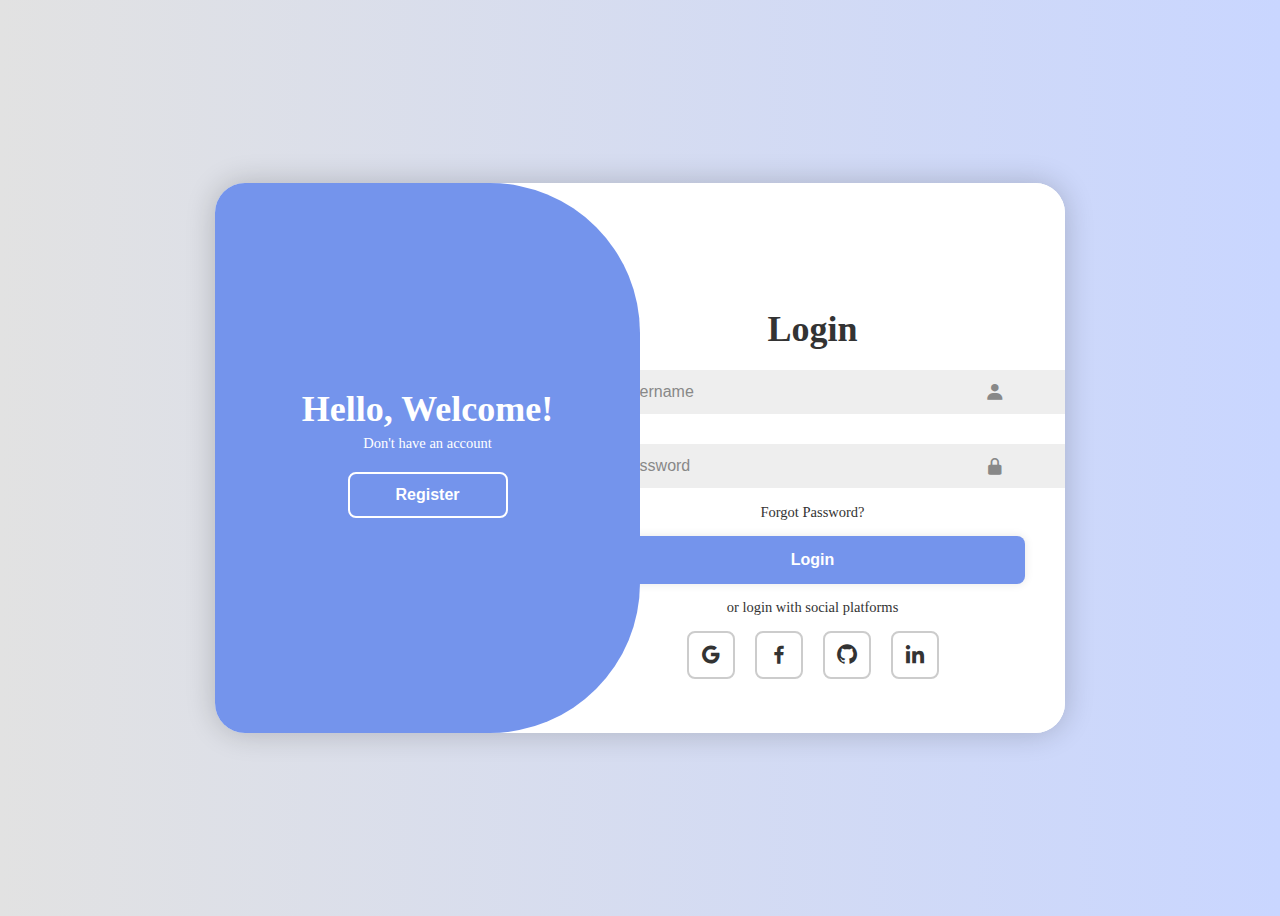
<file: index.html>
<!DOCTYPE html>
<html lang="en">
<head>
    <meta charset="UTF-8">
    <meta name="viewport" content="width=device-width, initial-scale=1.0">
    <title>Login & Register Form</title>
    <link rel="stylesheet" href="style2.css">
    <link href='https://unpkg.com/boxicons@2.1.4/css/boxicons.min.css' rel='stylesheet'>
</head>
<body>
    <div class="container">
        <div class="form-box login">
            <form action="">
                <h1>Login</h1>
                <div class="input-box">
                    <input type="text" placeholder="Username" required>
                    <i class='bx bxs-user'></i>
                </div>
                <div class="input-box">
                    <input type="password" placeholder="Password" required>
                    <i class='bx bxs-lock-alt'></i>
                </div>
                <div class="forgot-link">
                    <a href="forgot_pass.html">Forgot Password?</a>
                </div>
                <button type="submit" class="btn">Login</button>
                <p>or login with social platforms</p>
                <div class="social-icons">
                    <a href="#"><i class='bx bxl-google'></i></a>
                    <a href="#"><i class='bx bxl-facebook'></i></a>
                    <a href="#"><i class='bx bxl-github'></i></a>
                    <a href="#"><i class='bx bxl-linkedin'></i></a>
                </div>
            </form>
        </div>

        <div class="form-box register">
            <form action="">
                <h1>Registration</h1>
                <div class="input-box">
                    <input type="text" placeholder="Username" required>
                    <i class='bx bxs-user'></i>
                </div>
                <div class="input-box">
                    <input type="email" placeholder="Email" required>
                    <i class='bx bxs-envelope'></i>
                </div>
                <div class="input-box">
                    <input type="password" placeholder="Password" required>
                    <i class='bx bxs-lock-alt'></i>
                </div>
                <div class="input-box">
                    <select required>
                        <option value="" disabled selected>Select Role</option>
                        <option value="patient">Patient</option>
                        <option value="doctor">Doctor</option>
                    </select>
                    <i class='bx bxs-user-detail'></i>
                </div>
                <button type="submit" class="btn">Register</button>
                <p>or register with social platforms</p>
                <div class="social-icons">
                    <a href="#"><i class='bx bxl-google'></i></a>
                    <a href="#"><i class='bx bxl-facebook'></i></a>
                    <a href="#"><i class='bx bxl-github'></i></a>
                    <a href="#"><i class='bx bxl-linkedin'></i></a>
                </div>
            </form>
        </div>

        <div class="toggle-box">
            <div class="toggle-panel toggle-left">
                <h1>Hello, Welcome!</h1>
                <p>Don't have an account</p>
                <button class="btn register-btn">Register</button>
            </div>
            <div class="toggle-panel toggle-right">
                <h1>Welcome Back!</h1>
                <p>Already have an account</p>
                <button class="btn login-btn">Login</button>
            </div>
        </div>
    </div>

    <script src="script.js"></script>
</body>
</html>
</file>
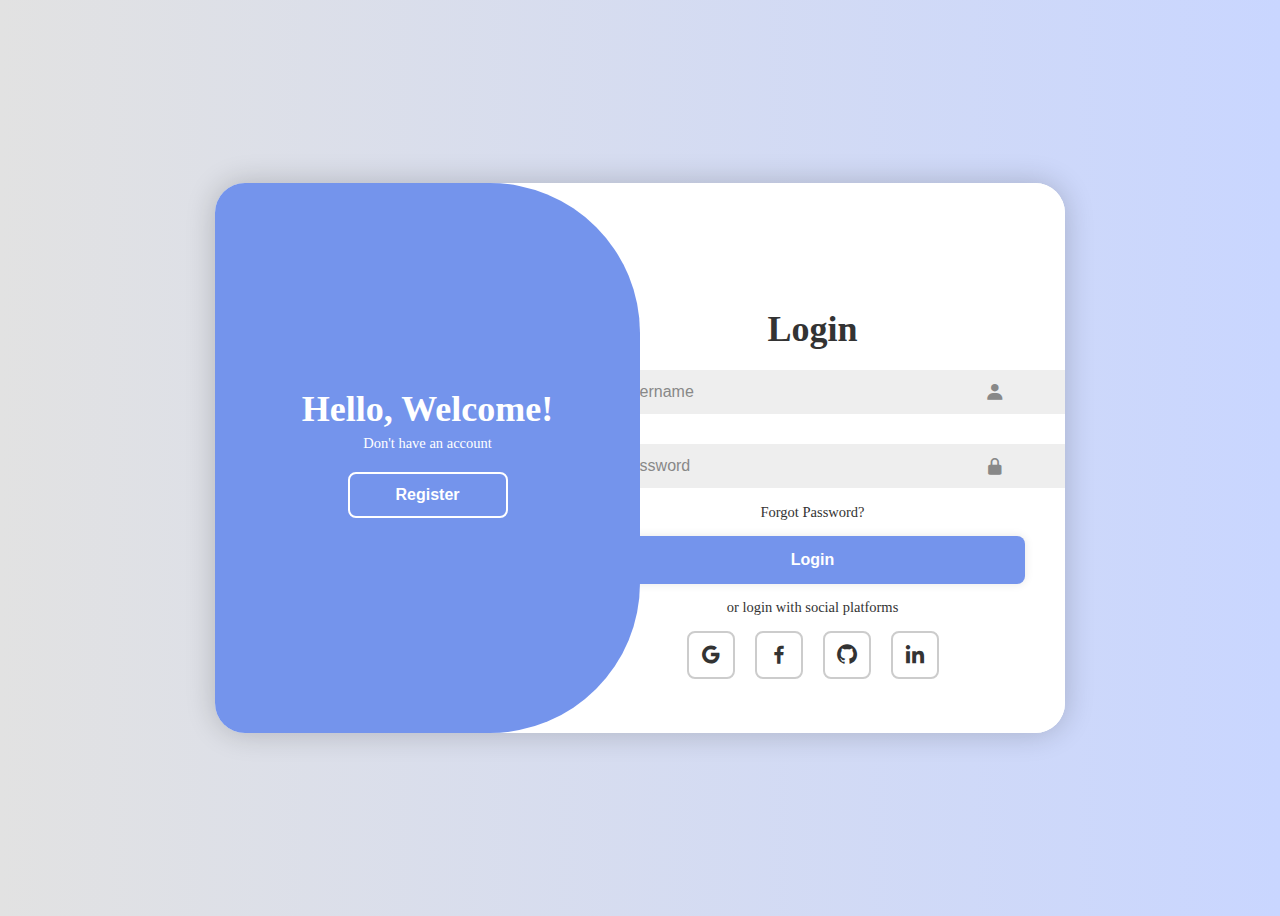
<file: index.html.html>
<!DOCTYPE html>
<html lang="en">
<head>
    <meta charset="UTF-8">
    <meta name="viewport" content="width=device-width, initial-scale=1.0">
    <title>Login & Register Form</title>
    <link rel="stylesheet" href="style2.css">
    <link href='https://unpkg.com/boxicons@2.1.4/css/boxicons.min.css' rel='stylesheet'>
</head>
<body>
    <div class="container">
        <div class="form-box login">
            <form action="">
                <h1>Login</h1>
                <div class="input-box">
                    <input type="text" placeholder="Username" required>
                    <i class='bx bxs-user'></i>
                </div>
                <div class="input-box">
                    <input type="password" placeholder="Password" required>
                    <i class='bx bxs-lock-alt'></i>
                </div>
                <div class="forgot-link">
                    <a href="forgot_pass.html">Forgot Password?</a>
                </div>
                <button type="submit" class="btn">Login</button>
                <p>or login with social platforms</p>
                <div class="social-icons">
                    <a href="#"><i class='bx bxl-google'></i></a>
                    <a href="#"><i class='bx bxl-facebook'></i></a>
                    <a href="#"><i class='bx bxl-github'></i></a>
                    <a href="#"><i class='bx bxl-linkedin'></i></a>
                </div>
            </form>
        </div>

        <div class="form-box register">
            <form action="">
                <h1>Registration</h1>
                <div class="input-box">
                    <input type="text" placeholder="Username" required>
                    <i class='bx bxs-user'></i>
                </div>
                <div class="input-box">
                    <input type="email" placeholder="Email" required>
                    <i class='bx bxs-envelope'></i>
                </div>
                <div class="input-box">
                    <input type="password" placeholder="Password" required>
                    <i class='bx bxs-lock-alt'></i>
                </div>
                <div class="input-box">
                    <select required>
                        <option value="" disabled selected>Select Role</option>
                        <option value="patient">Patient</option>
                        <option value="doctor">Doctor</option>
                    </select>
                    <i class='bx bxs-user-detail'></i>
                </div>
                <button type="submit" class="btn">Register</button>
                <p>or register with social platforms</p>
                <div class="social-icons">
                    <a href="#"><i class='bx bxl-google'></i></a>
                    <a href="#"><i class='bx bxl-facebook'></i></a>
                    <a href="#"><i class='bx bxl-github'></i></a>
                    <a href="#"><i class='bx bxl-linkedin'></i></a>
                </div>
            </form>
        </div>

        <div class="toggle-box">
            <div class="toggle-panel toggle-left">
                <h1>Hello, Welcome!</h1>
                <p>Don't have an account</p>
                <button class="btn register-btn">Register</button>
            </div>
            <div class="toggle-panel toggle-right">
                <h1>Welcome Back!</h1>
                <p>Already have an account</p>
                <button class="btn login-btn">Login</button>
            </div>
        </div>
    </div>

    <script src="script.js"></script>
</body>
</html>
</file>
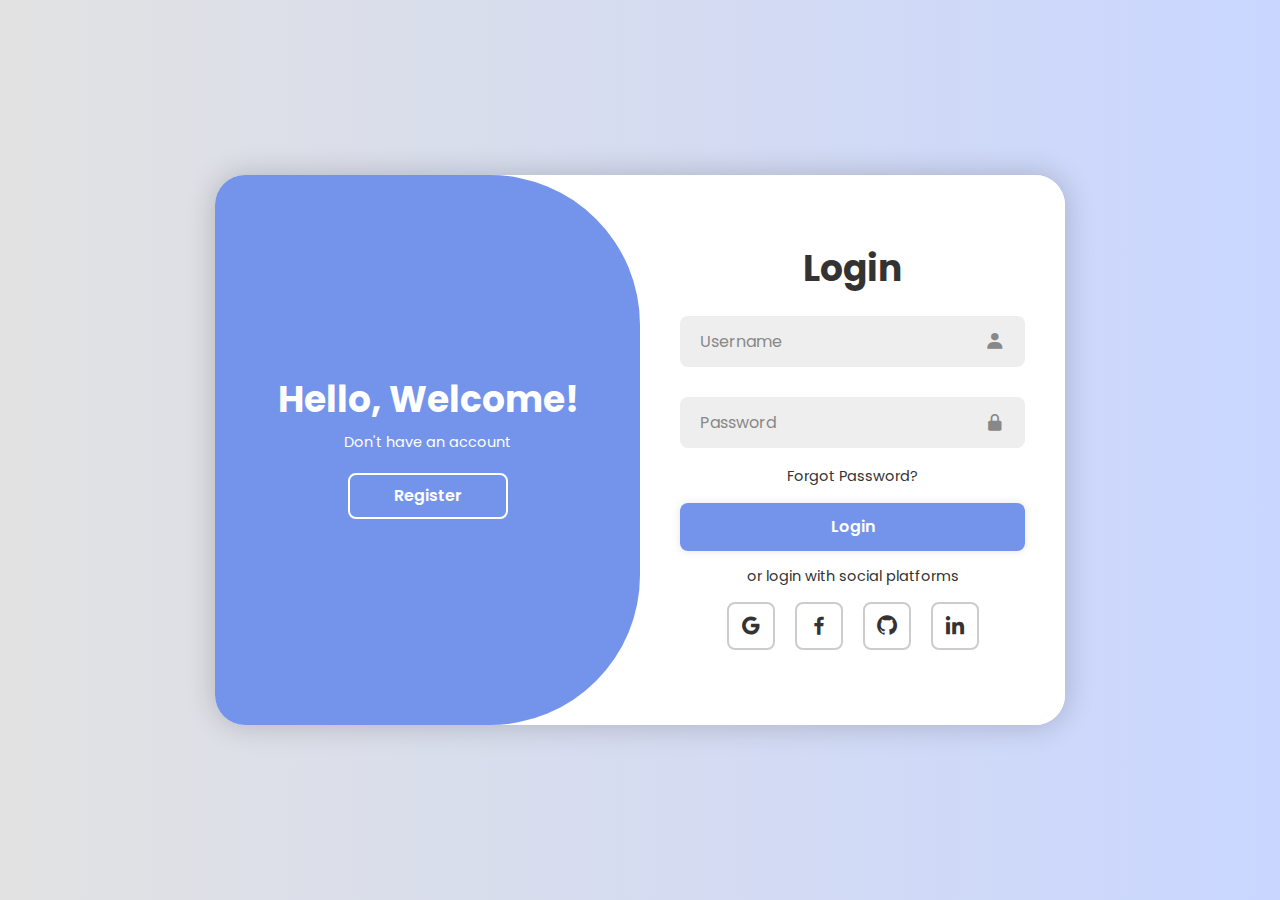
<file: index1.html>
<!DOCTYPE html>
<html lang="en">

<head>
    <meta charset="UTF-8">
    <meta name="viewport" content="width=device-width, initial-scale=1.0">
    <title>Login & Register Form</title>
    <link href='https://unpkg.com/boxicons@2.1.4/css/boxicons.min.css' rel='stylesheet'>
    <style>
        @import url('https://fonts.googleapis.com/css2?family=Poppins:wght@300;400;500;600;700;800;900&display=swap');

        * {
            margin: 0;
            padding: 0;
            box-sizing: border-box;
            font-family: 'Poppins', sans-serif;
        }

        body {
            display: flex;
            justify-content: center;
            align-items: center;
            min-height: 100vh;
            background: linear-gradient(90deg, #e2e2e2, #c9d6ff);
            padding: 20px;
        }

        .container {
            position: relative;
            width: 850px;
            height: 550px;
            background: #fff;
            border-radius: 30px;
            box-shadow: 0 0 30px rgba(0, 0, 0, .2);
            overflow: hidden;
        }

        .form-box {
            overflow-y: auto;
            position: absolute;
            right: 0;
            width: 50%;
            height: 100%;
            background: #fff;
            display: flex;
            align-items: center;
            color: #333;
            text-align: center;
            padding: 40px;
            z-index: 1;
            transition: .6s ease-in-out 1.2s, visibility 0s 1s;
        }

        .container.active .form-box {
            right: 50%;
        }

        .form-box.register {
            visibility: hidden;
        }

        .container.active .form-box.register {
            visibility: visible;
        }

        form {
            width: 100%;
        }

        .container h1 {
            font-size: 36px;
            margin: -10px 0;
        }

        .input-box {
            position: relative;
            margin: 30px 0;
        }

        .input-box input,
        .input-box select {
            width: 100%;
            padding: 13px 50px 13px 20px;
            background: #eee;
            border-radius: 8px;
            border: none;
            outline: none;
            font-size: 16px;
            color: #333;
            font-weight: 500;
        }

        .input-box input::placeholder,
        .input-box select:invalid {
            color: #888;
            font-weight: 400;
        }

        .input-box i {
            position: absolute;
            right: 20px;
            top: 50%;
            transform: translateY(-50%);
            font-size: 20px;
            color: #888;
            pointer-events: none;
        }

        .forgot-link {
            margin: -15px 0 15px;
        }

        .forgot-link a {
            font-size: 14.5px;
            color: #333;
            text-decoration: none;
        }

        .btn {
            width: 100%;
            height: 48px;
            background: #7494ec;
            border-radius: 8px;
            box-shadow: 0 0 10px rgba(0, 0, 0, .1);
            border: none;
            cursor: pointer;
            font-size: 16px;
            color: #fff;
            font-weight: 600;
        }

        .container p {
            font-size: 14.5px;
            margin: 15px 0;
        }

        .social-icons a {
            display: inline-flex;
            padding: 10px;
            border: 2px solid #ccc;
            border-radius: 8px;
            font-size: 24px;
            color: #333;
            text-decoration: none;
            margin: 0 8px;
        }

        .toggle-box {
            position: absolute;
            width: 100%;
            height: 100%;
        }

        .toggle-box::before {
            content: '';
            position: absolute;
            left: -250%;
            width: 300%;
            height: 100%;
            background: #7494ec;
            border-radius: 150px;
            z-index: 2;
            transition: 1.8s ease-in-out;
        }

        .container.active .toggle-box::before {
            left: 50%;
        }

        .toggle-panel {
            position: absolute;
            width: 50%;
            height: 100%;
            color: #fff;
            display: flex;
            flex-direction: column;
            justify-content: center;
            align-items: center;
            z-index: 2;
            transition: .6s ease-in-out;
        }

        .toggle-panel.toggle-left {
            left: 0;
            transition-delay: 1.2s;
        }

        .container.active .toggle-panel.toggle-left {
            left: -50%;
            transition-delay: .6s;
        }

        .toggle-panel.toggle-right {
            right: -50%;
            transition-delay: .6s;
        }

        .container.active .toggle-panel.toggle-right {
            right: 0;
            transition-delay: 1.2s;
        }

        .toggle-panel p {
            margin-bottom: 20px;
        }

        .toggle-panel .btn {
            width: 160px;
            height: 46px;
            background: transparent;
            border: 2px solid #fff;
            box-shadow: none;
        }

        @media (max-width: 768px) {
            body {
                padding: 10px;
            }

            .container {
                width: 100%;
                max-width: 420px;
                height: auto;
                min-height: 700px;
                border-radius: 20px;
                display: flex;
                flex-direction: column;
            }

            .form-box {
                overflow-y: auto;
                position: absolute;
                width: 100%;
                height: 50%;
                right: auto;
                bottom: 0;
                left: 0;
                padding: 30px 25px;
                transition: .6s ease-in-out 1.2s, visibility 0s 1s;
            }

            .container.active .form-box {
                bottom: 50%;
                right: auto;
            }

            .form-box.register {
                visibility: hidden;
            }

            .container.active .form-box.register {
                visibility: visible;
            }

            .container h1 {
                font-size: 28px;
                margin: 10px 0 15px;
            }

            .input-box {
                margin: 18px 0;
            }

            .input-box input,
            .input-box select {
                padding: 12px 45px 12px 15px;
                font-size: 14px;
            }

            .input-box i {
                right: 15px;
                font-size: 18px;
            }

            .forgot-link {
                margin: -10px 0 15px;
                text-align: right;
            }

            .forgot-link a {
                font-size: 13px;
            }

            .btn {
                height: 45px;
                font-size: 15px;
            }

            .container p {
                font-size: 13px;
                margin: 12px 0;
            }

            .social-icons a {
                padding: 8px;
                font-size: 20px;
                margin: 0 5px;
            }

            .toggle-box {
                display: block;
            }

            .toggle-box::before {
                content: '';
                position: absolute;
                top: -250%;
                left: 0;
                width: 100%;
                height: 300%;
                background: #7494ec;
                border-radius: 150px;
                z-index: 2;
                transition: 1.8s ease-in-out;
            }

            .container.active .toggle-box::before {
                top: 50%;
                left: 0;
            }
            .toggle-panel {
                width: 100%;
                height: 50%;
                transition: .6s ease-in-out;
            }

            .toggle-panel.toggle-left {
                top: 0;
                left: 0;
                transition-delay: 1.2s;
            }

            .container.active .toggle-panel.toggle-left {
                top: -50%;
                left: 0;
                transition-delay: .6s;
            }

            .toggle-panel.toggle-right {
                bottom: -50%;
                top: auto;
                right: 0;
                left: 0;
                transition-delay: .6s;
            }

            .container.active .toggle-panel.toggle-right {
                bottom: 0;
                top: auto;
                right: 0;
                transition-delay: 1.2s;
            }

            .toggle-panel h1 {
                font-size: 32px;
            }

            .toggle-panel p {
                margin-bottom: 15px;
                font-size: 15px;
            }

            .toggle-panel .btn {
                width: 160px;
                height: 46px;
            }

            .form-box::-webkit-scrollbar {
                width: 6px;
            }

            .form-box::-webkit-scrollbar-track {
                background: #f1f1f1;
                border-radius: 10px;
            }

            .form-box::-webkit-scrollbar-thumb {
                background: #7494ec;
                border-radius: 10px;
            }
        }

        @media (max-width: 480px) {
            .form-box::-webkit-scrollbar {
                width: 6px;
            }

            .form-box::-webkit-scrollbar-track {
                background: #f1f1f1;
                border-radius: 10px;
            }

            .form-box::-webkit-scrollbar-thumb {
                background: #7494ec;
                border-radius: 10px;
            }

            .container {
                max-width: 100%;
                min-height: 550px;
                border-radius: 15px;
            }

            .form-box {
                overflow-y: auto;
                scrollbar-width: thin;
                scrollbar-color: #7494ec #f1f1f1;
                padding: 25px 20px;
            }

            .container h1 {
                font-size: 24px;
            }

            .input-box {
                margin: 18px 0;
            }

            .input-box input,
            .input-box select {
                padding: 11px 40px 11px 12px;
                font-size: 13px;
            }

            .social-icons a {
                padding: 7px;
                font-size: 18px;
                margin: 0 4px;
            }

            .btn {
                height: 42px;
                font-size: 14px;
            }
        }
    </style>
</head>

<body>
    <div class="container">
        <div class="form-box login">
            <form action="">
                <h1>Login</h1>
                <div class="input-box">
                    <input type="text" placeholder="Username" required>
                    <i class='bx bxs-user'></i>
                </div>
                <div class="input-box">
                    <input type="password" placeholder="Password" required>
                    <i class='bx bxs-lock-alt'></i>
                </div>
                <div class="forgot-link">
                    <a href="#">Forgot Password?</a>
                </div>
                <button type="submit" class="btn">Login</button>
                <p>or login with social platforms</p>
                <div class="social-icons">
                    <a href="#"><i class='bx bxl-google'></i></a>
                    <a href="#"><i class='bx bxl-facebook'></i></a>
                    <a href="#"><i class='bx bxl-github'></i></a>
                    <a href="#"><i class='bx bxl-linkedin'></i></a>
                </div>
            </form>
        </div>

        <div class="form-box register">
            <form action="">
                <h1>Registration</h1>
                <div class="input-box">
                    <input type="text" placeholder="Username" required>
                    <i class='bx bxs-user'></i>
                </div>
                <div class="input-box">
                    <input type="email" placeholder="Email" required>
                    <i class='bx bxs-envelope'></i>
                </div>
                <div class="input-box">
                    <input type="password" placeholder="Password" required>
                    <i class='bx bxs-lock-alt'></i>
                </div>
                <div class="input-box">
                    <select required>
                        <option value="" disabled selected>Select Role</option>
                        <option value="patient">Patient</option>
                        <option value="doctor">Doctor</option>
                    </select>
                    <i class='bx bxs-user-detail'></i>
                </div>
                <button type="submit" class="btn">Register</button>
                <p>or register with social platforms</p>
                <div class="social-icons">
                    <a href="#"><i class='bx bxl-google'></i></a>
                    <a href="#"><i class='bx bxl-facebook'></i></a>
                    <a href="#"><i class='bx bxl-github'></i></a>
                    <a href="#"><i class='bx bxl-linkedin'></i></a>
                </div>
            </form>
        </div>

        <div class="toggle-box">
            <div class="toggle-panel toggle-left">
                <h1>Hello, Welcome!</h1>
                <p>Don't have an account</p>
                <button class="btn register-btn">Register</button>
            </div>
            <div class="toggle-panel toggle-right">
                <h1>Welcome Back!</h1>
                <p>Already have an account</p>
                <button class="btn login-btn">Login</button>
            </div>
        </div>
    </div>

    <script>
        const container = document.querySelector('.container');
        const registerBtn = document.querySelector('.register-btn');
        const loginBtn = document.querySelector('.login-btn');

        registerBtn?.addEventListener('click', () => {
            container.classList.add('active');
        });

        loginBtn?.addEventListener('click', () => {
            container.classList.remove('active');
        });
    </script>
</body>

</html>
</file>
<file: style2.css>
<<<<<<< HEAD
@import url('https://fonts.googleapis.com/css2?family=Poppins:wght@300;400;500;600;700;800;900&display=swap');

* {
    margin: 0;
    padding: 0;
    box-sizing: border-box;
    font-family: 'Poppins', sans-serif;
}

body {
    display: flex;
    justify-content: center;
    align-items: center;
    min-height: 100vh;
    background: linear-gradient(90deg, #e2e2e2, #c9d6ff);
}

.container {
    position: relative;
    width: 850px;
    height: 550px;
    background: #fff;
    border-radius: 30px;
    box-shadow: 0 0 30px rgba(0, 0, 0, .2);
    overflow: hidden;
}

.form-box {
    position: absolute;
    right: 0;
    width: 50%;
    height: 100%;
    background: #fff;
    display: flex;
    align-items: center;
    color: #333;
    text-align: center;
    padding: 40px;
    z-index: 1;
    transition: .6s ease-in-out 1.2s, visibility 0s 1s;
}

.container.active .form-box {
    right: 50%;
}

.form-box.register {
    visibility: hidden;
}

.container.active .form-box.register {
    visibility: visible;
}

form {
    width: 100%;
}

.container h1 {
    font-size: 36px;
    margin: -10px 0;
}

.input-box {
    position: relative;
    margin: 30px 0;
}

.input-box input,
.input-box select {
    width: 100%;
    padding: 13px 50px 13px 20px;
    background: #eee;
    border-radius: 8px;
    border: none;
    outline: none;
    font-size: 16px;
    color: #333;
    font-weight: 500;
}

.input-box input::placeholder,
.input-box select:invalid {
    color: #888;
    font-weight: 400;
}

.input-box i {
    position: absolute;
    right: 20px;
    top: 50%;
    transform: translateY(-50%);
    font-size: 20px;
    color: #888;
    pointer-events: none;
}

.forgot-link {
    margin: -15px 0 15px;
}

.forgot-link a {
    font-size: 14.5px;
    color: #333;
    text-decoration: none;
}

.btn {
    width: 100%;
    height: 48px;
    background: #7494ec;
    border-radius: 8px;
    box-shadow: 0 0 10px rgba(0, 0, 0, .1);
    border: none;
    cursor: pointer;
    font-size: 16px;
    color: #fff;
    font-weight: 600;
}

.container p {
    font-size: 14.5px;
    margin: 15px 0;
}

.social-icons a {
    display: inline-flex;
    padding: 10px;
    border: 2px solid #ccc;
    border-radius: 8px;
    font-size: 24px;
    color: #333;
    text-decoration: none;
    margin: 0 8px;
}

.toggle-box {
    position: absolute;
    width: 100%;
    height: 100%;
}

.toggle-box::before {
    content: '';
    position: absolute;
    left: -250%;
    width: 300%;
    height: 100%;
    background: #7494ec;
    border-radius: 150px;
    z-index: 2;
    transition: 1.8s ease-in-out;
}

.container.active .toggle-box::before {
    left: 50%;
}

.toggle-panel {
    position: absolute;
    width: 50%;
    height: 100%;
    color: #fff;
    display: flex;
    flex-direction: column;
    justify-content: center;
    align-items: center;
    z-index: 2;
    transition: .6s ease-in-out;
}

.toggle-panel.toggle-left {
    left: 0;
    transition-delay: 1.2s;
}

.container.active .toggle-panel.toggle-left {
    left: -50%;
    transition-delay: .6s;
}

.toggle-panel.toggle-right {
    right: -50%;
    transition-delay: .6s;
}

.container.active .toggle-panel.toggle-right {
    right: 0;
    transition-delay: 1.2s;
}

.toggle-panel p {
    margin-bottom: 20px;
}

.toggle-panel .btn {
    width: 160px;
    height: 46px;
    background: transparent;
    border: 2px solid #fff;
    box-shadow: none;
}
=======
@import url('https://fonts.googleapis.com/css2?family=Poppins:wght@300;400;500;600;700;800;900&display=swap');

* {
    margin: 0;
    padding: 0;
    box-sizing: border-box;
    font-family: 'Poppins', sans-serif;
}

body {
    display: flex;
    justify-content: center;
    align-items: center;
    min-height: 100vh;
    background: linear-gradient(90deg, #e2e2e2, #c9d6ff);
}

.container {
    position: relative;
    width: 850px;
    height: 550px;
    background: #fff;
    border-radius: 30px;
    box-shadow: 0 0 30px rgba(0, 0, 0, .2);
    overflow: hidden;
}

.form-box {
    position: absolute;
    right: 0;
    width: 50%;
    height: 100%;
    background: #fff;
    display: flex;
    align-items: center;
    color: #333;
    text-align: center;
    padding: 40px;
    z-index: 1;
    transition: .6s ease-in-out 1.2s, visibility 0s 1s;
}

.container.active .form-box {
    right: 50%;
}

.form-box.register {
    visibility: hidden;
}

.container.active .form-box.register {
    visibility: visible;
}

form {
    width: 100%;
}

.container h1 {
    font-size: 36px;
    margin: -10px 0;
}

.input-box {
    position: relative;
    margin: 30px 0;
}

.input-box input,
.input-box select {
    width: 100%;
    padding: 13px 50px 13px 20px;
    background: #eee;
    border-radius: 8px;
    border: none;
    outline: none;
    font-size: 16px;
    color: #333;
    font-weight: 500;
}

.input-box input::placeholder,
.input-box select:invalid {
    color: #888;
    font-weight: 400;
}

.input-box i {
    position: absolute;
    right: 20px;
    top: 50%;
    transform: translateY(-50%);
    font-size: 20px;
    color: #888;
    pointer-events: none;
}

.forgot-link {
    margin: -15px 0 15px;
}

.forgot-link a {
    font-size: 14.5px;
    color: #333;
    text-decoration: none;
}

.btn {
    width: 100%;
    height: 48px;
    background: #7494ec;
    border-radius: 8px;
    box-shadow: 0 0 10px rgba(0, 0, 0, .1);
    border: none;
    cursor: pointer;
    font-size: 16px;
    color: #fff;
    font-weight: 600;
}

.container p {
    font-size: 14.5px;
    margin: 15px 0;
}

.social-icons a {
    display: inline-flex;
    padding: 10px;
    border: 2px solid #ccc;
    border-radius: 8px;
    font-size: 24px;
    color: #333;
    text-decoration: none;
    margin: 0 8px;
}

.toggle-box {
    position: absolute;
    width: 100%;
    height: 100%;
}

.toggle-box::before {
    content: '';
    position: absolute;
    left: -250%;
    width: 300%;
    height: 100%;
    background: #7494ec;
    border-radius: 150px;
    z-index: 2;
    transition: 1.8s ease-in-out;
}

.container.active .toggle-box::before {
    left: 50%;
}

.toggle-panel {
    position: absolute;
    width: 50%;
    height: 100%;
    color: #fff;
    display: flex;
    flex-direction: column;
    justify-content: center;
    align-items: center;
    z-index: 2;
    transition: .6s ease-in-out;
}

.toggle-panel.toggle-left {
    left: 0;
    transition-delay: 1.2s;
}

.container.active .toggle-panel.toggle-left {
    left: -50%;
    transition-delay: .6s;
}

.toggle-panel.toggle-right {
    right: -50%;
    transition-delay: .6s;
}

.container.active .toggle-panel.toggle-right {
    right: 0;
    transition-delay: 1.2s;
}

.toggle-panel p {
    margin-bottom: 20px;
}

.toggle-panel .btn {
    width: 160px;
    height: 46px;
    background: transparent;
    border: 2px solid #fff;
    box-shadow: none;
}
>>>>>>> c622fffc175f6912581631c921461ae01521ea4b
</file>
